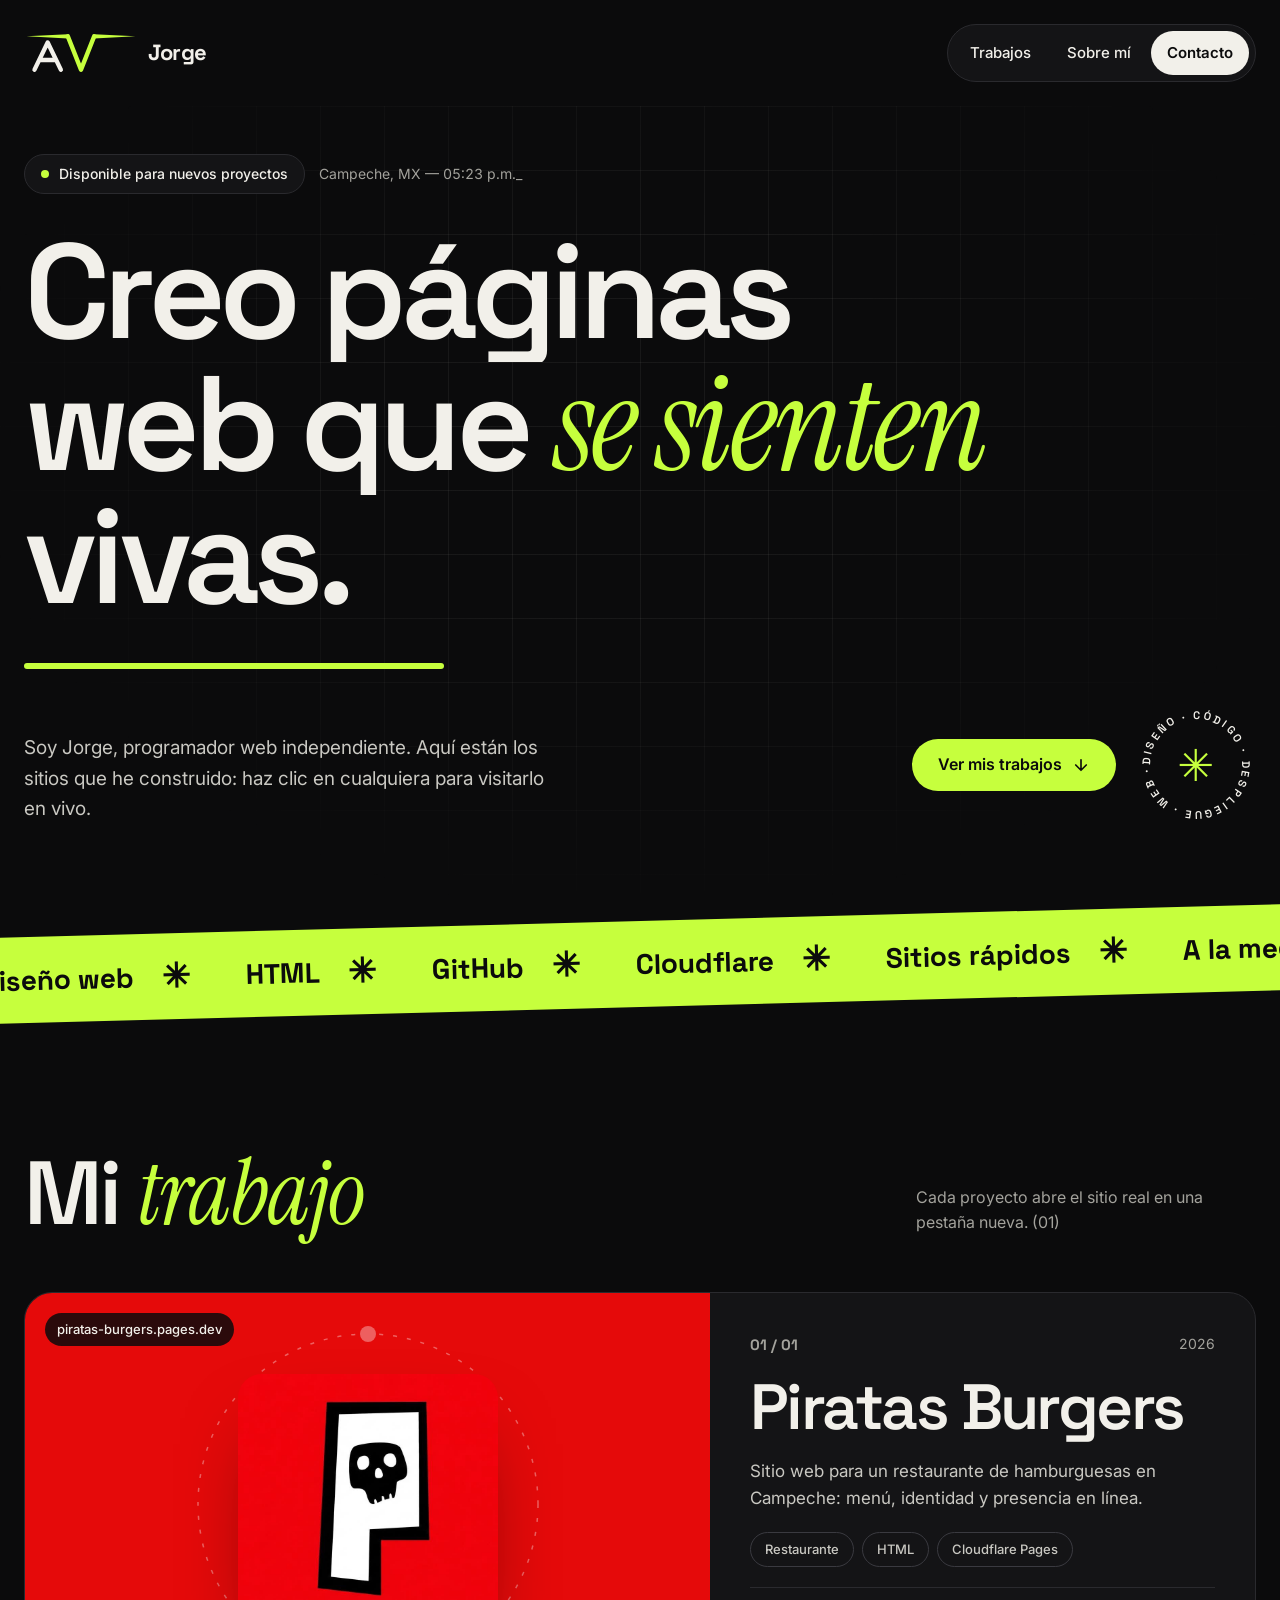
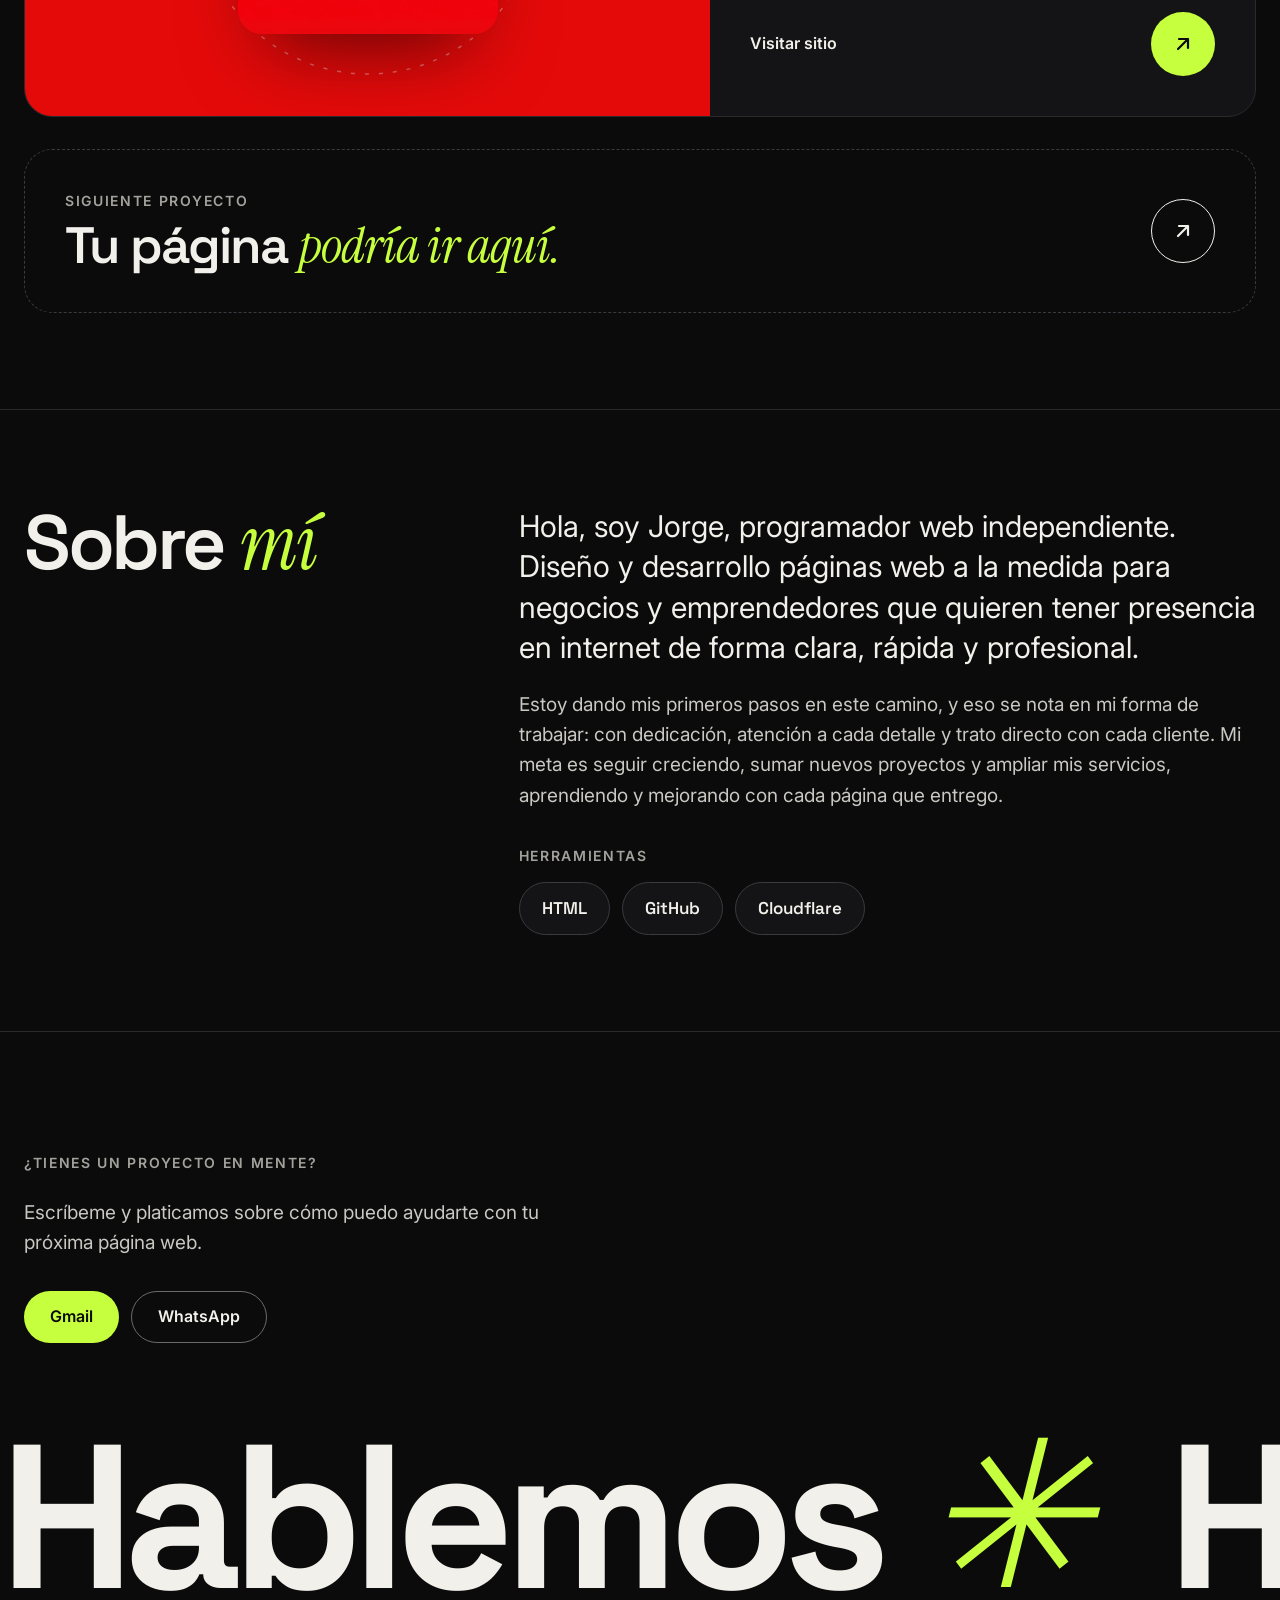
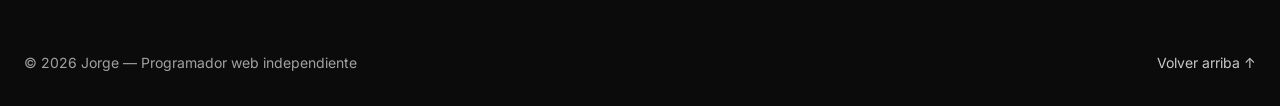
<file: index.html>
<!doctype html>
<html lang="es">
<head>
<meta charset="utf-8">
<meta name="viewport" content="width=device-width, initial-scale=1">
<title>Jorge — Programador web independiente</title>
<meta name="description" content="Portafolio de Jorge, programador web independiente en Campeche, México.">
<link rel="icon" href="favicon.svg" type="image/svg+xml">
<!-- Vista previa al compartir -->
<meta property="og:type" content="website">
<meta property="og:url" content="https://jorge-portafolio.pages.dev/">
<meta property="og:locale" content="es_MX">
<meta property="og:title" content="Jorge — Programador web independiente">
<meta property="og:description" content="Creo páginas web que se sienten vivas. Mira mis trabajos y platiquemos sobre tu proyecto.">
<meta property="og:image" content="https://jorge-portafolio.pages.dev/og-imagen.jpg">
<meta property="og:image:width" content="1200">
<meta property="og:image:height" content="630">
<meta name="twitter:card" content="summary_large_image">
<link rel="preconnect" href="https://fonts.googleapis.com">
<link rel="preconnect" href="https://fonts.gstatic.com" crossorigin>
<link href="https://fonts.googleapis.com/css2?family=Space+Grotesk:wght@400;500;600;700&family=Instrument+Serif:ital@0;1&family=Inter:wght@400;500;600&display=swap" rel="stylesheet">
<style>
:root{--accent:#C6FF3D;--ink:#0B0B0C;--paper:#F2F0EA;--card:#141416;--line:#2A2A2E;--line2:#3A3A40;--muted:#A3A29C;--soft:#C9C8C2}
*{box-sizing:border-box}
html{scroll-behavior:smooth}
body{margin:0;background:var(--ink);color:var(--paper);font-family:Inter,system-ui,sans-serif;font-size:16px;line-height:1.6;overflow-x:hidden}
a{color:var(--paper);text-decoration:none}a:hover{color:var(--accent)}
::selection{background:var(--accent);color:var(--ink)}
.wrap{max-width:1280px;margin:0 auto;padding:0 24px}
.display{font-family:'Space Grotesk',sans-serif;font-weight:600;letter-spacing:-0.045em;line-height:.95;margin:0}
.serif{font-family:'Instrument Serif',serif;font-style:italic;font-weight:400;letter-spacing:-0.02em;color:var(--accent)}
.eyebrow{margin:0;font-size:14px;font-weight:600;letter-spacing:.12em;text-transform:uppercase;color:var(--muted)}
.icon{width:18px;height:18px;fill:none;stroke:currentColor;stroke-width:2.2;stroke-linecap:round;stroke-linejoin:round}

/* Header */
header.wrap{position:relative;z-index:2;display:flex;flex-wrap:wrap;align-items:center;justify-content:space-between;gap:16px;padding-top:24px;padding-bottom:24px}
.logo{display:inline-flex;align-items:center;gap:10px;font-family:'Space Grotesk',sans-serif;font-weight:700;font-size:22px;letter-spacing:-.02em}
.monogram{display:block;flex:none;width:114px;height:44px;fill:none;stroke-width:5;stroke-linecap:round;stroke-linejoin:round}
.monogram .a{stroke:var(--paper)}
.monogram .v{stroke:var(--accent)}
.monogram .wings{fill:var(--accent)}
nav{display:flex;flex-wrap:wrap;gap:4px;padding:6px;border-radius:999px;border:1px solid var(--line);background:var(--card)}
nav a{padding:10px 16px;border-radius:999px;font-weight:500;font-size:15px}
nav a.cta{background:var(--paper);color:var(--ink);font-weight:600}

/* Hero */
#inicio{position:relative;padding:48px 0 72px}
.grid-bg{position:absolute;inset:0;background-image:linear-gradient(rgba(242,240,234,.06) 1px,transparent 1px),linear-gradient(90deg,rgba(242,240,234,.06) 1px,transparent 1px);background-size:64px 64px;animation:gridDrift 12s linear infinite;mask-image:radial-gradient(ellipse at 50% 40%,#000 30%,transparent 75%);-webkit-mask-image:radial-gradient(ellipse at 50% 40%,#000 30%,transparent 75%)}
.hero{position:relative;display:flex;flex-direction:column;gap:36px}
.status{display:flex;flex-wrap:wrap;align-items:center;gap:14px}
.pill{display:inline-flex;align-items:center;gap:10px;padding:8px 16px;border-radius:999px;border:1px solid var(--line);background:var(--card);font-size:14px;font-weight:500}
.dot{width:8px;height:8px;border-radius:50%;background:var(--accent);animation:pulse 2s infinite}
.clock{font-size:14px;color:var(--muted);font-variant-numeric:tabular-nums}
.caret{animation:blink 1s steps(1) infinite}
h1.display{font-size:clamp(52px,10.5vw,168px);line-height:.92;letter-spacing:-.05em}
.mask{display:block;overflow:hidden;padding-bottom:.06em}
.rise{display:inline-block;animation:rise 1.1s cubic-bezier(.2,.8,.2,1) both}
.underline{display:block;width:min(420px,60%);height:6px;border-radius:6px;background:var(--accent);transform-origin:left;animation:draw 1.2s 1.1s cubic-bezier(.7,0,.2,1) both}
.hero-foot{display:flex;flex-wrap:wrap;align-items:flex-end;justify-content:space-between;gap:32px}
.hero-foot p{margin:0;max-width:520px;font-size:19px;color:var(--soft)}
.actions{display:flex;flex-wrap:wrap;align-items:center;gap:20px}
.btn{display:inline-flex;align-items:center;gap:10px;min-height:52px;padding:0 26px;border-radius:999px;font-weight:600;transition:transform .3s cubic-bezier(.2,.8,.2,1)}
.btn:hover{transform:translateY(-3px)}
.btn.primary{background:var(--accent);color:var(--ink)}
.btn.ghost{border:1.5px solid #6B6A66;color:var(--paper)}
.badge{position:relative;width:120px;height:120px}
.badge svg.ring{position:absolute;inset:0;animation:spin 18s linear infinite}
.badge span{position:absolute;inset:34px;color:var(--accent);font-size:44px;line-height:1;display:flex;align-items:center;justify-content:center}
.fade{animation:fadeUp .9s cubic-bezier(.2,.8,.2,1) both}

/* Marquee */
.band{background:var(--accent);color:var(--ink);padding:16px 0;transform:rotate(-1.5deg);margin:24px -20px;overflow:hidden}
.track{display:flex;width:max-content;animation:marquee 28s linear infinite;white-space:nowrap}
.track.rev{animation:marqueeRev 34s linear infinite}
.band .track{font-family:'Space Grotesk',sans-serif;font-weight:700;font-size:28px}
.band .track span{display:inline-flex;align-items:center;gap:28px;padding-right:28px}
.star{font-family:'Instrument Serif',serif;font-size:34px}

/* Projects */
#trabajos{padding:120px 0 96px}
.sec-head{display:flex;flex-wrap:wrap;align-items:flex-end;justify-content:space-between;gap:24px;margin-bottom:56px}
.sec-head h2{font-size:clamp(44px,7vw,104px)}
.sec-head p{margin:0;max-width:340px;color:var(--muted)}
.projects{display:flex;flex-direction:column;gap:32px}
.proj{display:flex;flex-wrap:wrap;border-radius:28px;border:1px solid var(--line);background:var(--card);overflow:hidden;color:var(--paper);transition:border-color .4s ease,transform .6s cubic-bezier(.2,.8,.2,1)}
.proj:hover{border-color:var(--accent);transform:translateY(-6px);color:var(--paper)}
.proj:focus-visible{outline:3px solid var(--accent);outline-offset:6px}
.media{flex:1 1 520px;min-height:420px;position:relative;overflow:hidden;display:flex;align-items:center;justify-content:center}
.media .orbit{position:absolute;opacity:.35;animation:spin 14s linear infinite}
.media .float{position:relative;width:260px;height:260px;border-radius:24px;overflow:hidden;box-shadow:0 40px 80px -30px rgba(0,0,0,.6);animation:float 6s ease-in-out infinite}
.media img{width:100%;height:100%;object-fit:cover;display:block;transition:transform 1s cubic-bezier(.2,.8,.2,1)}
.proj:hover .media img{transform:scale(1.08) rotate(-2deg)}
.domain{position:absolute;top:20px;left:20px;padding:6px 12px;border-radius:999px;background:rgba(11,11,12,.85);font-size:13px;font-weight:500}
.info{flex:1 1 380px;padding:40px;display:flex;flex-direction:column;gap:20px}
.meta{display:flex;justify-content:space-between;gap:16px;font-size:14px;color:var(--muted)}
.meta b{font-family:'Space Grotesk',sans-serif;font-size:15px}
.info h3{font-size:clamp(40px,5vw,64px);letter-spacing:-.04em}
.info p{margin:0;color:var(--soft);font-size:17px;max-width:440px}
.tags{list-style:none;margin:0;padding:0;display:flex;flex-wrap:wrap;gap:8px}
.tags li{padding:6px 14px;border-radius:999px;border:1px solid var(--line2);font-size:13px;font-weight:500;color:var(--soft)}
.visit{margin-top:auto;padding-top:24px;display:flex;align-items:center;justify-content:space-between;gap:16px;border-top:1px solid var(--line);font-weight:600}
.go{width:64px;height:64px;border-radius:50%;background:var(--accent);color:var(--ink);display:inline-flex;align-items:center;justify-content:center;transition:transform .5s cubic-bezier(.2,.8,.2,1)}
.go .icon{width:24px;height:24px}
.proj:hover .go{transform:rotate(45deg) scale(1.08)}
.next{display:flex;flex-wrap:wrap;align-items:center;justify-content:space-between;gap:24px;padding:40px;border-radius:28px;border:1.5px dashed var(--line2);transition:border-color .4s,transform .6s cubic-bezier(.2,.8,.2,1)}
.next:hover{border-color:var(--accent);transform:translateY(-6px);color:var(--paper)}
.next .title{font-family:'Space Grotesk',sans-serif;font-weight:600;font-size:clamp(32px,4vw,52px);line-height:1;letter-spacing:-.035em}
.next .go{background:transparent;color:var(--paper);border:1.5px solid var(--paper)}
.next:hover .go{transform:rotate(45deg) scale(1.08)}

/* About */
#sobre-mi{padding:96px 0;border-top:1px solid var(--line)}
.about{display:flex;flex-wrap:wrap;gap:56px}
.about h2{flex:1 1 300px;font-size:clamp(44px,6vw,88px)}
.about-body{flex:2 1 460px;display:flex;flex-direction:column;gap:22px;font-size:19px;color:var(--soft)}
.about-body p{margin:0}
.about-body .lead{font-size:clamp(22px,2.4vw,30px);line-height:1.35;color:var(--paper)}
.chips{list-style:none;margin:0;padding:0;display:flex;flex-wrap:wrap;gap:12px}
.chips li{padding:12px 22px;border-radius:999px;border:1px solid var(--line2);background:var(--card);font-family:'Space Grotesk',sans-serif;font-weight:600;font-size:17px;color:var(--paper);transition:background .3s,color .3s,transform .3s}
.chips li:hover{background:var(--accent);color:var(--ink);transform:translateY(-3px) rotate(-2deg)}

/* Contact */
#contacto{padding-top:120px;border-top:1px solid var(--line)}
.contact{display:flex;flex-direction:column;gap:24px}
.contact p.lead{margin:0;max-width:560px;font-size:19px;color:var(--soft)}
.contact .actions{margin-top:8px;gap:12px}
.big{display:block;margin-top:72px;overflow:hidden}
.big .track{font-family:'Space Grotesk',sans-serif;font-weight:700;font-size:clamp(80px,16vw,240px);line-height:1;letter-spacing:-.05em}
.big .track span{display:inline-flex;align-items:center;gap:40px;padding-right:40px}
footer.wrap{display:flex;flex-wrap:wrap;justify-content:space-between;gap:12px;padding-top:32px;padding-bottom:32px;font-size:14px;color:var(--muted)}
footer a{color:var(--soft)}

/* Scroll reveal */
.reveal{opacity:0;transform:translateY(24px);transition:opacity .9s cubic-bezier(.2,.8,.2,1),transform .9s cubic-bezier(.2,.8,.2,1)}
.reveal.in{opacity:1;transform:none}

@keyframes rise{from{transform:translateY(110%) rotate(4deg);opacity:0}to{transform:none;opacity:1}}
@keyframes fadeUp{from{transform:translateY(24px);opacity:0}to{transform:none;opacity:1}}
@keyframes draw{from{transform:scaleX(0)}to{transform:scaleX(1)}}
@keyframes spin{to{transform:rotate(360deg)}}
@keyframes marquee{to{transform:translateX(-50%)}}
@keyframes marqueeRev{from{transform:translateX(-50%)}to{transform:translateX(0)}}
@keyframes pulse{0%{box-shadow:0 0 0 0 rgba(198,255,61,.7)}70%{box-shadow:0 0 0 12px rgba(198,255,61,0)}100%{box-shadow:0 0 0 0 rgba(198,255,61,0)}}
@keyframes gridDrift{to{background-position:64px 64px}}
@keyframes float{0%,100%{transform:translateY(0) rotate(-3deg)}50%{transform:translateY(-14px) rotate(3deg)}}
@keyframes blink{50%{opacity:0}}

@media (prefers-reduced-motion: reduce){
  *,*::before,*::after{animation:none !important;transition:none !important}
  .reveal{opacity:1;transform:none}
  html{scroll-behavior:auto}
}
</style>
</head>
<body>

<header class="wrap">
  <a href="#inicio" class="logo">
    <!-- Monograma AV: la V se extiende a ambos lados con dos alas iguales que se afinan hasta una punta -->
    <svg class="monogram" viewBox="0 0 130 50" aria-hidden="true">
      <path class="a" d="M12 44 27 13 42 44M17.3 33h19.4"/>
      <path class="v" d="M50 6 65 44 80 6"/>
      <path class="wings" d="M3 6 50 3.5V8.5ZM127 6 80 3.5V8.5Z"/>
    </svg>
    Jorge
  </a>
  <nav aria-label="Principal">
    <a href="#trabajos">Trabajos</a>
    <a href="#sobre-mi">Sobre mí</a>
    <a href="#contacto" class="cta">Contacto</a>
  </nav>
</header>

<main>
<section id="inicio">
  <div class="grid-bg" aria-hidden="true"></div>
  <div class="wrap hero">
    <div class="status fade" style="animation-delay:.1s">
      <span class="pill"><span class="dot"></span>Disponible para nuevos proyectos</span>
      <span class="clock">Campeche, MX — <span id="clock"></span><span class="caret">_</span></span>
    </div>

    <h1 class="display">
      <span class="mask"><span class="rise" style="animation-delay:.15s">Creo páginas</span></span>
      <span class="mask"><span class="rise" style="animation-delay:.3s">web que</span> <span class="rise serif" style="animation-delay:.42s">se sienten</span></span>
      <span class="mask"><span class="rise" style="animation-delay:.55s">vivas.</span></span>
    </h1>
    <span class="underline" aria-hidden="true"></span>

    <div class="hero-foot">
      <p class="fade" style="animation-delay:.9s">Soy Jorge, programador web independiente. Aquí están los sitios que he construido: haz clic en cualquiera para visitarlo en vivo.</p>
      <div class="actions fade" style="animation-delay:1.05s">
        <a class="btn primary" href="#trabajos">Ver mis trabajos
          <svg class="icon" viewBox="0 0 24 24" aria-hidden="true"><path d="M12 5v14M19 12l-7 7-7-7"/></svg>
        </a>
        <div class="badge" aria-hidden="true">
          <svg class="ring" width="120" height="120" viewBox="0 0 120 120">
            <defs><path id="ring" d="M60,60 m-46,0 a46,46 0 1,1 92,0 a46,46 0 1,1 -92,0"/></defs>
            <text fill="#F2F0EA" style="font-family:'Space Grotesk',sans-serif;font-size:11px;font-weight:600"><textPath href="#ring" textLength="284" lengthAdjust="spacing">DISEÑO · CÓDIGO · DESPLIEGUE · WEB ·</textPath></text>
          </svg>
          <span>✳</span>
        </div>
      </div>
    </div>
  </div>
</section>

<div class="band" aria-hidden="true">
  <div class="track" id="marquee"></div>
</div>

<section id="trabajos">
  <div class="wrap">
    <div class="sec-head reveal">
      <h2 class="display">Mi <span class="serif">trabajo</span></h2>
      <p>Cada proyecto abre el sitio real en una pestaña nueva. (<span id="count"></span>)</p>
    </div>
    <div class="projects" id="projects">
      <!-- Las tarjetas se generan desde la lista PROJECTS al final del archivo -->
      <a class="next reveal" href="#contacto">
        <div style="display:flex;flex-direction:column;gap:8px">
          <span class="eyebrow">Siguiente proyecto</span>
          <span class="title">Tu página <span class="serif">podría ir aquí.</span></span>
        </div>
        <span class="go"><svg class="icon" viewBox="0 0 24 24" aria-hidden="true"><path d="M7 17L17 7M8 7h9v9"/></svg></span>
      </a>
    </div>
  </div>
</section>

<section id="sobre-mi">
  <div class="wrap about">
    <h2 class="display reveal">Sobre <span class="serif">mí</span></h2>
    <div class="about-body reveal">
      <p class="lead">Hola, soy Jorge, programador web independiente. Diseño y desarrollo páginas web a la medida para negocios y emprendedores que quieren tener presencia en internet de forma clara, rápida y profesional.</p>
      <p>Estoy dando mis primeros pasos en este camino, y eso se nota en mi forma de trabajar: con dedicación, atención a cada detalle y trato directo con cada cliente. Mi meta es seguir creciendo, sumar nuevos proyectos y ampliar mis servicios, aprendiendo y mejorando con cada página que entrego.</p>
      <div style="display:flex;flex-direction:column;gap:14px;margin-top:12px">
        <p class="eyebrow">Herramientas</p>
        <ul class="chips" aria-label="Herramientas">
          <li>HTML</li><li>GitHub</li><li>Cloudflare</li>
        </ul>
      </div>
    </div>
  </div>
</section>

<section id="contacto">
  <div class="wrap contact">
    <p class="eyebrow reveal">¿Tienes un proyecto en mente?</p>
    <p class="lead reveal">Escríbeme y platicamos sobre cómo puedo ayudarte con tu próxima página web.</p>
    <div class="actions reveal">
      <!-- Pasa por el inicio de sesión de Google y luego abre el correo nuevo con tu dirección ya escrita -->
      <a class="btn primary" id="gmail" href="https://accounts.google.com/ServiceLogin?service=mail&amp;continue=https%3A%2F%2Fmail.google.com%2Fmail%2F%3Fview%3Dcm%26fs%3D1%26to%3Djorge1aldahir%40gmail.com" target="_blank" rel="noopener">Gmail</a>
      <a class="btn ghost" href="https://wa.me/529821034856" target="_blank" rel="noopener">WhatsApp</a>
    </div>
  </div>
  <a class="big" href="https://wa.me/529821034856" target="_blank" rel="noopener" aria-label="Hablemos por WhatsApp (se abre en una pestaña nueva)">
    <div class="track rev" id="talk" aria-hidden="true"></div>
  </a>
  <footer class="wrap">
    <span>© <span id="year"></span> Jorge — Programador web independiente</span>
    <a href="#inicio">Volver arriba ↑</a>
  </footer>
</section>
</main>

<script>
// ==== Edita aquí tus proyectos ====
const PROJECTS = [
  {
    name: 'Piratas Burgers',
    desc: 'Sitio web para un restaurante de hamburguesas en Campeche: menú, identidad y presencia en línea.',
    url: 'https://piratas-burgers.pages.dev',
    image: 'piratas-logo.jpg',
    tint: '#E50A0A',
    year: '2026',
    tags: ['Restaurante', 'HTML', 'Cloudflare Pages']
  }
];
const MARQUEE = ['Diseño web', 'HTML', 'GitHub', 'Cloudflare', 'Sitios rápidos', 'A la medida'];

const esc = s => String(s).replace(/[&<>"']/g, c => ({'&':'&amp;','<':'&lt;','>':'&gt;','"':'&quot;',"'":'&#39;'}[c]));
const arrow = '<svg class="icon" viewBox="0 0 24 24" aria-hidden="true"><path d="M7 17L17 7M8 7h9v9"/></svg>';
const total = String(PROJECTS.length).padStart(2, '0');

const list = document.getElementById('projects');
const next = list.querySelector('.next');
PROJECTS.forEach((p, i) => {
  const domain = p.url.replace(/^https?:\/\//, '').replace(/\/$/, '');
  const a = document.createElement('a');
  a.className = 'proj reveal';
  a.href = p.url; a.target = '_blank'; a.rel = 'noopener noreferrer';
  a.setAttribute('aria-label', `Visitar ${p.name} (se abre en una pestaña nueva)`);
  a.innerHTML = `
    <div class="media" style="background:${esc(p.tint)}">
      <svg class="orbit" width="380" height="380" viewBox="0 0 380 380" aria-hidden="true">
        <circle cx="190" cy="190" r="170" fill="none" stroke="#fff" stroke-width="1.5" stroke-dasharray="4 10"/>
        <circle cx="190" cy="20" r="8" fill="#fff"/>
      </svg>
      <div class="float"><img src="${esc(p.image)}" alt="Logo de ${esc(p.name)}" loading="lazy"></div>
      <span class="domain">${esc(domain)}</span>
    </div>
    <div class="info">
      <div class="meta"><b>${String(i + 1).padStart(2, '0')} / ${total}</b><span>${esc(p.year)}</span></div>
      <h3 class="display">${esc(p.name)}</h3>
      <p>${esc(p.desc)}</p>
      <ul class="tags" aria-label="Etiquetas">${p.tags.map(t => `<li>${esc(t)}</li>`).join('')}</ul>
      <div class="visit"><span>Visitar sitio</span><span class="go">${arrow}</span></div>
    </div>`;
  list.insertBefore(a, next);
});
document.getElementById('count').textContent = total;

const star = '<span class="star">✳</span>';
document.getElementById('marquee').innerHTML = MARQUEE.concat(MARQUEE).map(w => `<span>${esc(w)} ${star}</span>`).join('');
document.getElementById('talk').innerHTML = Array(4).fill(`<span>Hablemos <span class="serif">✳</span></span>`).join('');
document.getElementById('year').textContent = new Date().getFullYear();

// En celular, Gmail web no abre la ventana de redacción: se usa la app de correo del teléfono
if (/Android|iPhone|iPad|iPod/i.test(navigator.userAgent)) {
  const gmail = document.getElementById('gmail');
  gmail.href = 'mailto:jorge1aldahir@gmail.com';
  gmail.removeAttribute('target');
}

const clock = document.getElementById('clock');
const tick = () => { try { clock.textContent = new Date().toLocaleTimeString('es-MX', { hour: '2-digit', minute: '2-digit', timeZone: 'America/Merida' }); } catch (e) {} };
tick(); setInterval(tick, 30000);

const io = new IntersectionObserver(entries => entries.forEach(e => { if (e.isIntersecting) { e.target.classList.add('in'); io.unobserve(e.target); } }), { threshold: 0.15 });
document.querySelectorAll('.reveal').forEach(el => io.observe(el));
</script>
</body>
</html>
</file>
